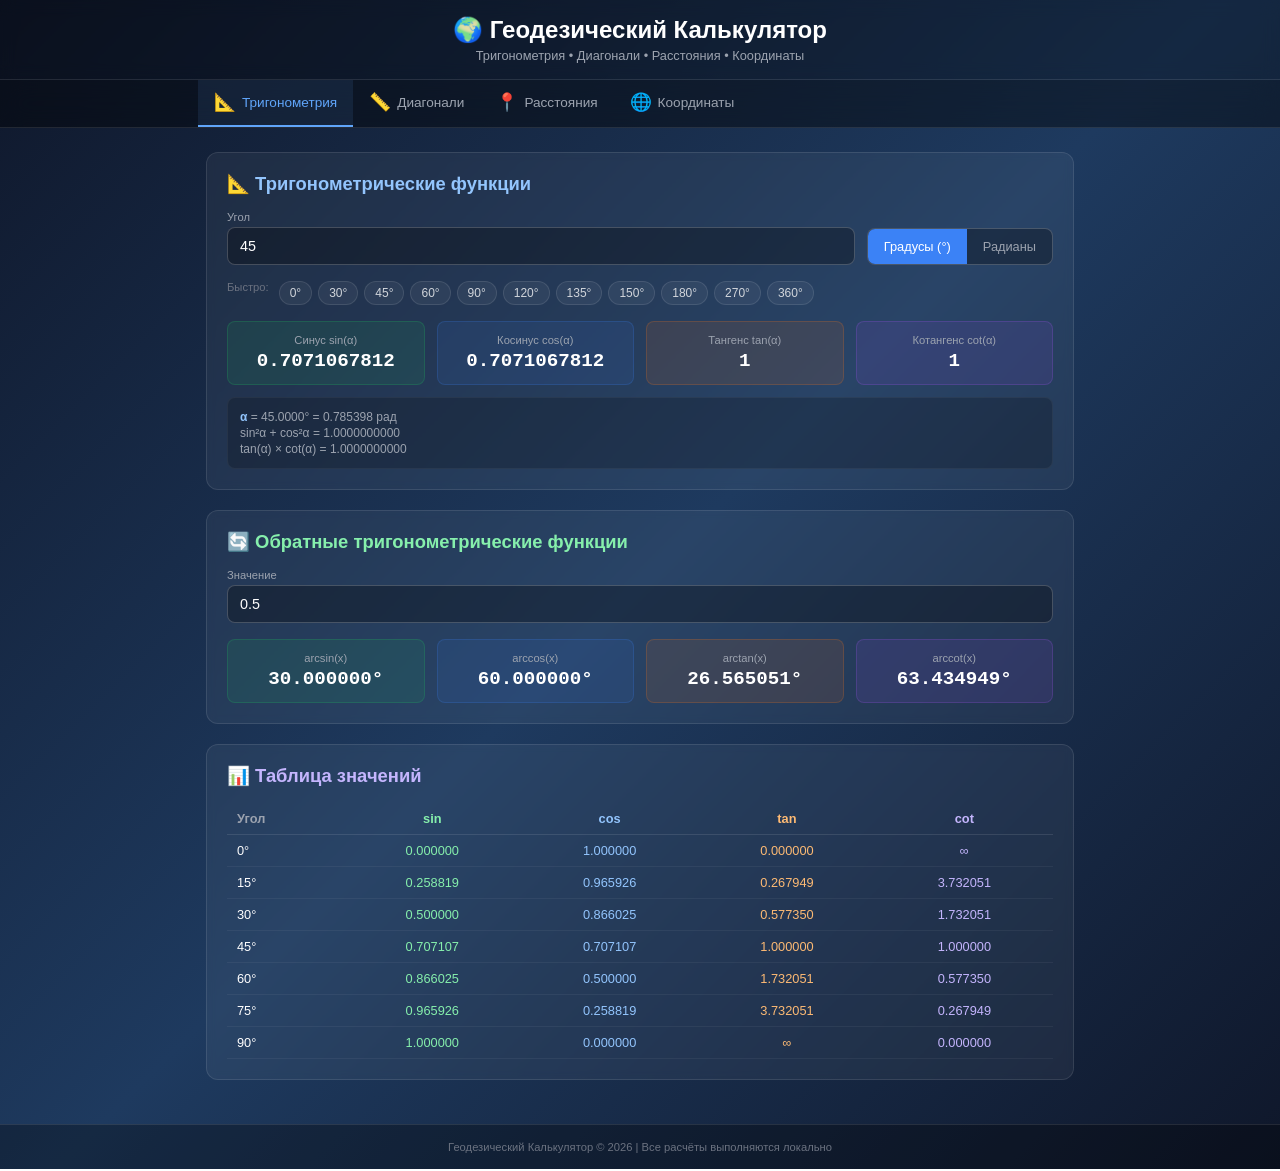
<file: index.html>
<!DOCTYPE html>
<html lang="ru">
<head>
<meta charset="UTF-8">
<meta name="viewport" content="width=device-width, initial-scale=1.0">
<title>Геодезический Калькулятор</title>
<style>
*{margin:0;padding:0;box-sizing:border-box}
body{font-family:-apple-system,BlinkMacSystemFont,'Segoe UI',Roboto,sans-serif;background:linear-gradient(135deg,#0f172a,#1e3a5f,#0f172a);color:#fff;min-height:100vh}
header{background:rgba(0,0,0,.3);backdrop-filter:blur(8px);border-bottom:1px solid rgba(255,255,255,.1);padding:16px;text-align:center}
header h1{font-size:1.5rem;font-weight:bold}
header h1 span{color:#60a5fa}
header p{font-size:.8rem;color:#9ca3af;margin-top:4px}
nav{position:sticky;top:0;z-index:10;background:rgba(0,0,0,.4);backdrop-filter:blur(12px);border-bottom:1px solid rgba(255,255,255,.1)}
.nav-inner{max-width:900px;margin:0 auto;display:flex;overflow-x:auto;padding:0 8px;scrollbar-width:none}
.nav-inner::-webkit-scrollbar{display:none}
.tab-btn{display:flex;align-items:center;gap:6px;padding:12px 16px;font-size:.85rem;font-weight:500;white-space:nowrap;border:none;background:none;color:#9ca3af;border-bottom:2px solid transparent;cursor:pointer;transition:.2s}
.tab-btn:hover{color:#e5e7eb;border-color:#6b7280}
.tab-btn.active{color:#60a5fa;border-color:#60a5fa;background:rgba(96,165,250,.1)}
.tab-btn .icon{font-size:1.1rem}
main{max-width:900px;margin:0 auto;padding:24px 16px}
.card{background:rgba(255,255,255,.05);backdrop-filter:blur(4px);border:1px solid rgba(255,255,255,.1);border-radius:12px;padding:20px;margin-bottom:20px}
.card h2{font-size:1.15rem;font-weight:600;margin-bottom:16px}
.card h2.blue{color:#93c5fd}
.card h2.green{color:#86efac}
.card h2.orange{color:#fdba74}
.card h2.purple{color:#c4b5fd}
.shape-btns{display:flex;flex-wrap:wrap;gap:8px;margin-bottom:20px}
.shape-btn{display:flex;align-items:center;gap:6px;padding:8px 14px;border-radius:8px;font-size:.8rem;font-weight:500;border:1px solid rgba(255,255,255,.1);background:rgba(255,255,255,.05);color:#9ca3af;cursor:pointer;transition:.2s}
.shape-btn:hover{color:#fff;background:rgba(255,255,255,.1)}
.shape-btn.active{background:#3b82f6;color:#fff;border-color:#3b82f6;box-shadow:0 4px 12px rgba(59,130,246,.3)}
.input-grid{display:grid;grid-template-columns:repeat(auto-fit,minmax(140px,1fr));gap:12px;margin-bottom:16px}
.input-group label{display:block;font-size:.7rem;color:#9ca3af;margin-bottom:4px}
.input-group input,.input-group select{width:100%;padding:10px 12px;background:rgba(0,0,0,.3);border:1px solid rgba(255,255,255,.2);border-radius:8px;color:#fff;font-size:.9rem;outline:none;transition:.2s}
.input-group input:focus{border-color:#60a5fa;box-shadow:0 0 0 2px rgba(96,165,250,.2)}
.unit-toggle{display:flex;background:rgba(0,0,0,.3);border-radius:8px;border:1px solid rgba(255,255,255,.2);overflow:hidden}
.unit-toggle button{padding:10px 16px;font-size:.8rem;font-weight:500;border:none;background:none;color:#9ca3af;cursor:pointer;transition:.2s}
.unit-toggle button.active{background:#3b82f6;color:#fff}
.result-grid{display:grid;grid-template-columns:repeat(auto-fit,minmax(150px,1fr));gap:12px;margin-top:12px}
.result-card{padding:12px;border-radius:8px;text-align:center}
.result-card.blue{background:rgba(59,130,246,.1);border:1px solid rgba(59,130,246,.2)}
.result-card.green{background:rgba(34,197,94,.1);border:1px solid rgba(34,197,94,.2)}
.result-card.orange{background:rgba(249,115,22,.1);border:1px solid rgba(249,115,22,.2)}
.result-card.purple{background:rgba(168,85,247,.1);border:1px solid rgba(168,85,247,.2)}
.result-card .label{font-size:.7rem;color:#9ca3af}
.result-card .value{font-size:1.2rem;font-weight:bold;color:#fff;margin-top:4px;font-family:monospace;word-break:break-all}
.result-card .unit{font-size:.65rem;color:#6b7280;margin-top:2px}
.quick-angles{display:flex;flex-wrap:wrap;gap:6px;margin-bottom:16px}
.quick-angle{padding:4px 10px;background:rgba(255,255,255,.05);border:1px solid rgba(255,255,255,.1);border-radius:20px;font-size:.75rem;color:#d1d5db;cursor:pointer;transition:.2s}
.quick-angle:hover{background:rgba(59,130,246,.2);border-color:rgba(96,165,250,.5);color:#93c5fd}
.info-box{padding:12px;background:rgba(0,0,0,.2);border-radius:8px;border:1px solid rgba(255,255,255,.05);margin-top:12px}
.info-box p{font-size:.75rem;color:#9ca3af;margin-top:2px}
.info-box p:first-child{margin-top:0}
table{width:100%;font-size:.8rem;border-collapse:collapse}
th{padding:8px 10px;text-align:left;color:#9ca3af;border-bottom:1px solid rgba(255,255,255,.1)}
th.center,td.center{text-align:center}
td{padding:8px 10px;border-bottom:1px solid rgba(255,255,255,.05)}
tr:hover{background:rgba(255,255,255,.03)}
.formula-block{padding:12px;background:rgba(0,0,0,.2);border-radius:8px;margin-bottom:10px}
.formula-block .title{font-weight:600;font-size:.85rem}
.formula-block .title.blue{color:#93c5fd}
.formula-block .title.green{color:#86efac}
.formula-block .title.orange{color:#fdba74}
.formula-block .title.purple{color:#c4b5fd}
.formula-block code{display:block;font-size:.8rem;color:#d1d5db;margin-top:4px}
.formula-block .note{font-size:.7rem;color:#6b7280;margin-top:4px}
.hidden{display:none}
footer{background:rgba(0,0,0,.3);border-top:1px solid rgba(255,255,255,.1);padding:16px;text-align:center}
footer p{font-size:.7rem;color:#6b7280}
.point-box{padding:12px;border-radius:8px}
.point-box.a{background:rgba(59,130,246,.1);border:1px solid rgba(59,130,246,.2)}
.point-box.b{background:rgba(34,197,94,.1);border:1px solid rgba(34,197,94,.2)}
.point-box .title{font-size:.75rem;margin-bottom:8px}
.point-box.a .title{color:#93c5fd}
.point-box.b .title{color:#86efac}
@media(max-width:600px){
  header h1{font-size:1.2rem}
  .result-grid{grid-template-columns:1fr 1fr}
  .input-grid{grid-template-columns:1fr 1fr}
}
</style>
</head>
<body>

<header>
  <h1><span>🌍</span> Геодезический Калькулятор</h1>
  <p>Тригонометрия • Диагонали • Расстояния • Координаты</p>
</header>

<nav>
  <div class="nav-inner">
    <button class="tab-btn active" onclick="showTab('trig',this)"><span class="icon">📐</span>Тригонометрия</button>
    <button class="tab-btn" onclick="showTab('diag',this)"><span class="icon">📏</span>Диагонали</button>
    <button class="tab-btn" onclick="showTab('dist',this)"><span class="icon">📍</span>Расстояния</button>
    <button class="tab-btn" onclick="showTab('coord',this)"><span class="icon">🌐</span>Координаты</button>
  </div>
</nav>

<main>

<!-- ==================== ТРИГОНОМЕТРИЯ ==================== -->
<div id="tab-trig">
  <div class="card">
    <h2 class="blue">📐 Тригонометрические функции</h2>
    <div style="display:flex;flex-wrap:wrap;gap:12px;align-items:end;margin-bottom:16px">
      <div class="input-group" style="flex:1;min-width:150px">
        <label>Угол</label>
        <input type="number" id="trig-angle" value="45" step="any" oninput="calcTrig()">
      </div>
      <div class="unit-toggle">
        <button class="active" id="unit-deg" onclick="setUnit('deg')">Градусы (°)</button>
        <button id="unit-rad" onclick="setUnit('rad')">Радианы</button>
      </div>
    </div>
    <div class="quick-angles">
      <span style="font-size:.7rem;color:#6b7280;margin-right:4px">Быстро:</span>
      <span class="quick-angle" onclick="setAngle(0)">0°</span>
      <span class="quick-angle" onclick="setAngle(30)">30°</span>
      <span class="quick-angle" onclick="setAngle(45)">45°</span>
      <span class="quick-angle" onclick="setAngle(60)">60°</span>
      <span class="quick-angle" onclick="setAngle(90)">90°</span>
      <span class="quick-angle" onclick="setAngle(120)">120°</span>
      <span class="quick-angle" onclick="setAngle(135)">135°</span>
      <span class="quick-angle" onclick="setAngle(150)">150°</span>
      <span class="quick-angle" onclick="setAngle(180)">180°</span>
      <span class="quick-angle" onclick="setAngle(270)">270°</span>
      <span class="quick-angle" onclick="setAngle(360)">360°</span>
    </div>
    <div class="result-grid" id="trig-results"></div>
    <div class="info-box" id="trig-info"></div>
  </div>

  <div class="card">
    <h2 class="green">🔄 Обратные тригонометрические функции</h2>
    <div class="input-group" style="margin-bottom:16px">
      <label>Значение</label>
      <input type="number" id="inv-value" value="0.5" step="any" oninput="calcInverse()">
    </div>
    <div class="result-grid" id="inv-results"></div>
  </div>

  <div class="card">
    <h2 class="purple">📊 Таблица значений</h2>
    <div style="overflow-x:auto">
      <table>
        <thead><tr><th>Угол</th><th class="center" style="color:#86efac">sin</th><th class="center" style="color:#93c5fd">cos</th><th class="center" style="color:#fdba74">tan</th><th class="center" style="color:#c4b5fd">cot</th></tr></thead>
        <tbody id="trig-table"></tbody>
      </table>
    </div>
  </div>
</div>

<!-- ==================== ДИАГОНАЛИ ==================== -->
<div id="tab-diag" class="hidden">
  <div class="card">
    <h2 class="blue">📏 Расчёт диагоналей фигур</h2>
    <div class="shape-btns" id="shape-btns">
      <button class="shape-btn active" onclick="setShape('rect',this)">▬ Прямоугольник</button>
      <button class="shape-btn" onclick="setShape('para',this)">◇ Параллелограмм</button>
      <button class="shape-btn" onclick="setShape('rhomb',this)">◆ Ромб</button>
      <button class="shape-btn" onclick="setShape('trap',this)">⏢ Трапеция</button>
      <button class="shape-btn" onclick="setShape('poly',this)">⬡ Многоугольник</button>
    </div>
    <div id="shape-content"></div>
  </div>
  <div class="card">
    <h2 class="purple">📖 Формулы диагоналей</h2>
    <div class="formula-block"><div class="title blue">Прямоугольник</div><code>d = √(a² + b²)</code></div>
    <div class="formula-block"><div class="title green">Параллелограмм</div><code>d₁ = √(a² + b² − 2ab·cos α)</code><code>d₂ = √(a² + b² + 2ab·cos α)</code><div class="note">d₁² + d₂² = 2(a² + b²)</div></div>
    <div class="formula-block"><div class="title orange">Ромб</div><code>d₁² + d₂² = 4a²</code><code>a = √((d₁/2)² + (d₂/2)²)</code></div>
    <div class="formula-block"><div class="title purple">Правильный n-угольник</div><code>dₖ = a · sin(kπ/n) / sin(π/n)</code><div class="note">k = 2, 3, ..., ⌊n/2⌋</div></div>
  </div>
</div>

<!-- ==================== РАССТОЯНИЯ ==================== -->
<div id="tab-dist" class="hidden">
  <div class="card">
    <h2 class="blue">📍 Расчёт расстояний</h2>
    <div class="shape-btns" id="dist-btns">
      <button class="shape-btn active" onclick="setDistMode('2d',this)">📐 2D</button>
      <button class="shape-btn" onclick="setDistMode('3d',this)">🧊 3D</button>
      <button class="shape-btn" onclick="setDistMode('geo',this)">🌍 Геодезическое</button>
      <button class="shape-btn" onclick="setDistMode('azim',this)">🧭 Дир. угол</button>
    </div>
    <div id="dist-content"></div>
  </div>
  <div class="card">
    <h2 class="purple">📖 Формулы</h2>
    <div class="formula-block"><div class="title blue">Расстояние 2D</div><code>d = √((x₂−x₁)² + (y₂−y₁)²)</code></div>
    <div class="formula-block"><div class="title green">Расстояние 3D</div><code>d = √((x₂−x₁)² + (y₂−y₁)² + (z₂−z₁)²)</code></div>
    <div class="formula-block"><div class="title orange">Геодезическое (Haversine)</div><code>a = sin²(Δφ/2) + cos φ₁·cos φ₂·sin²(Δλ/2)</code><code>d = 2R·arctan2(√a, √(1−a))</code></div>
    <div class="formula-block"><div class="title purple">Дирекционный угол</div><code>α = arctan(Δy / Δx)</code><div class="note">С учётом четверти по знакам Δx, Δy</div></div>
  </div>
</div>

<!-- ==================== КООРДИНАТЫ ==================== -->
<div id="tab-coord" class="hidden">
  <div class="card">
    <h2 class="blue">🌐 Координатные преобразования</h2>
    <div class="shape-btns" id="coord-btns">
      <button class="shape-btn active" onclick="setCoordMode('dms',this)">🔄 Градусы ↔ DMS</button>
      <button class="shape-btn" onclick="setCoordMode('polar',this)">📊 Полярные ↔ Декартовы</button>
      <button class="shape-btn" onclick="setCoordMode('intersect',this)">📌 Прямая засечка</button>
      <button class="shape-btn" onclick="setCoordMode('height',this)">⛰️ Превышения</button>
    </div>
    <div id="coord-content"></div>
  </div>
  <div class="card">
    <h2 class="purple">📖 Справочник</h2>
    <div class="formula-block"><div class="title blue">Формат DMS</div><code>1° = 60′ = 3600″</code><div class="note">Пример: 55°45′20.88″ = 55.7558°</div></div>
    <div class="formula-block"><div class="title green">Полярные → Декартовы</div><code>x = r · cos θ</code><code>y = r · sin θ</code></div>
    <div class="formula-block"><div class="title orange">Прямая засечка</div><div class="note">Определение координат точки по двум известным пунктам и измеренным углам</div></div>
    <div class="formula-block"><div class="title purple">Превышения</div><code>h = D · tg(ν) + i − l</code><div class="note">D — расстояние, ν — угол наклона, i — высота прибора, l — высота визирования</div></div>
  </div>
</div>

</main>

<footer>
  <p>Геодезический Калькулятор © 2026 | Все расчёты выполняются локально</p>
</footer>

<script>
// ==================== НАВИГАЦИЯ ====================
let trigUnit = 'deg';
let currentShape = 'rect';
let currentDistMode = '2d';
let currentCoordMode = 'dms';

function showTab(id, btn) {
  document.querySelectorAll('[id^="tab-"]').forEach(el => el.classList.add('hidden'));
  document.getElementById('tab-' + id).classList.remove('hidden');
  document.querySelectorAll('.tab-btn').forEach(b => b.classList.remove('active'));
  btn.classList.add('active');
}

// ==================== ТРИГОНОМЕТРИЯ ====================
function setUnit(u) {
  trigUnit = u;
  document.getElementById('unit-deg').classList.toggle('active', u === 'deg');
  document.getElementById('unit-rad').classList.toggle('active', u === 'rad');
  calcTrig();
}

function setAngle(v) {
  document.getElementById('trig-angle').value = v;
  trigUnit = 'deg';
  document.getElementById('unit-deg').classList.add('active');
  document.getElementById('unit-rad').classList.remove('active');
  calcTrig();
}

function fmt(v, undef) {
  if (undef) return '∞ (не определено)';
  if (!isFinite(v)) return '∞';
  return parseFloat(v.toFixed(10));
}

function calcTrig() {
  const val = parseFloat(document.getElementById('trig-angle').value) || 0;
  const rad = trigUnit === 'deg' ? val * Math.PI / 180 : val;
  const deg = trigUnit === 'deg' ? val : val * 180 / Math.PI;
  const s = Math.sin(rad), c = Math.cos(rad), t = Math.tan(rad);
  const ct = c / s;
  const tanUndef = Math.abs(c) < 1e-10;
  const cotUndef = Math.abs(s) < 1e-10;

  document.getElementById('trig-results').innerHTML = `
    <div class="result-card green"><div class="label">Синус sin(α)</div><div class="value">${fmt(s)}</div></div>
    <div class="result-card blue"><div class="label">Косинус cos(α)</div><div class="value">${fmt(c)}</div></div>
    <div class="result-card orange"><div class="label">Тангенс tan(α)</div><div class="value">${fmt(t, tanUndef)}</div></div>
    <div class="result-card purple"><div class="label">Котангенс cot(α)</div><div class="value">${fmt(ct, cotUndef)}</div></div>
  `;
  document.getElementById('trig-info').innerHTML = `
    <p><b style="color:#93c5fd">α</b> = ${deg.toFixed(4)}° = ${rad.toFixed(6)} рад</p>
    <p>sin²α + cos²α = ${(s*s + c*c).toFixed(10)}</p>
    <p>tan(α) × cot(α) = ${(!tanUndef && !cotUndef) ? (t*ct).toFixed(10) : 'N/A'}</p>
  `;
}

function calcInverse() {
  const v = parseFloat(document.getElementById('inv-value').value) || 0;
  const asin = Math.abs(v) <= 1 ? (Math.asin(v) * 180 / Math.PI).toFixed(6) + '°' : 'Не определено (|x|>1)';
  const acos = Math.abs(v) <= 1 ? (Math.acos(v) * 180 / Math.PI).toFixed(6) + '°' : 'Не определено (|x|>1)';
  const atan = (Math.atan(v) * 180 / Math.PI).toFixed(6) + '°';
  const acot = v !== 0 ? (Math.atan(1/v) * 180 / Math.PI).toFixed(6) + '°' : '90°';

  document.getElementById('inv-results').innerHTML = `
    <div class="result-card green"><div class="label">arcsin(x)</div><div class="value">${asin}</div></div>
    <div class="result-card blue"><div class="label">arccos(x)</div><div class="value">${acos}</div></div>
    <div class="result-card orange"><div class="label">arctan(x)</div><div class="value">${atan}</div></div>
    <div class="result-card purple"><div class="label">arccot(x)</div><div class="value">${acot}</div></div>
  `;
}

function buildTrigTable() {
  const tbody = document.getElementById('trig-table');
  let html = '';
  [0,15,30,45,60,75,90].forEach(d => {
    const r = d * Math.PI / 180;
    const s = Math.sin(r), c = Math.cos(r), t = Math.tan(r), ct = c/s;
    html += `<tr><td>${d}°</td><td class="center" style="color:#86efac">${s.toFixed(6)}</td><td class="center" style="color:#93c5fd">${c.toFixed(6)}</td><td class="center" style="color:#fdba74">${Math.abs(c)<1e-10?'∞':t.toFixed(6)}</td><td class="center" style="color:#c4b5fd">${Math.abs(s)<1e-10?'∞':ct.toFixed(6)}</td></tr>`;
  });
  tbody.innerHTML = html;
}

// ==================== ДИАГОНАЛИ ====================
function setShape(s, btn) {
  currentShape = s;
  document.querySelectorAll('#shape-btns .shape-btn').forEach(b => b.classList.remove('active'));
  btn.classList.add('active');
  renderShape();
}

function renderShape() {
  const el = document.getElementById('shape-content');
  if (currentShape === 'rect') {
    el.innerHTML = `
      <div class="input-grid">
        <div class="input-group"><label>Сторона a (м)</label><input type="number" id="ra" value="3" step="any" oninput="calcRect()"></div>
        <div class="input-group"><label>Сторона b (м)</label><input type="number" id="rb" value="4" step="any" oninput="calcRect()"></div>
      </div>
      <div class="result-grid" id="rect-res"></div>`;
    calcRect();
  } else if (currentShape === 'para') {
    el.innerHTML = `
      <div class="input-grid">
        <div class="input-group"><label>Сторона a (м)</label><input type="number" id="pa" value="5" step="any" oninput="calcPara()"></div>
        <div class="input-group"><label>Сторона b (м)</label><input type="number" id="pb" value="7" step="any" oninput="calcPara()"></div>
        <div class="input-group"><label>Угол α (°)</label><input type="number" id="pang" value="60" step="any" oninput="calcPara()"></div>
      </div>
      <div class="result-grid" id="para-res"></div>`;
    calcPara();
  } else if (currentShape === 'rhomb') {
    el.innerHTML = `
      <div class="input-grid">
        <div class="input-group"><label>Диагональ d₁ (м)</label><input type="number" id="rd1" value="6" step="any" oninput="calcRhomb()"></div>
        <div class="input-group"><label>Диагональ d₂ (м)</label><input type="number" id="rd2" value="8" step="any" oninput="calcRhomb()"></div>
      </div>
      <div class="result-grid" id="rhomb-res"></div>`;
    calcRhomb();
  } else if (currentShape === 'trap') {
    el.innerHTML = `
      <div class="input-grid">
        <div class="input-group"><label>Основание a (м)</label><input type="number" id="ta" value="10" step="any" oninput="calcTrap()"></div>
        <div class="input-group"><label>Основание b (м)</label><input type="number" id="tb" value="6" step="any" oninput="calcTrap()"></div>
        <div class="input-group"><label>Боковая c (м)</label><input type="number" id="tc" value="5" step="any" oninput="calcTrap()"></div>
        <div class="input-group"><label>Боковая d (м)</label><input type="number" id="td" value="4" step="any" oninput="calcTrap()"></div>
      </div>
      <div class="result-grid" id="trap-res"></div>`;
    calcTrap();
  } else if (currentShape === 'poly') {
    el.innerHTML = `
      <div class="input-grid">
        <div class="input-group"><label>Кол-во сторон n</label><input type="number" id="pn" value="6" min="3" step="1" oninput="calcPoly()"></div>
        <div class="input-group"><label>Длина стороны a (м)</label><input type="number" id="ps" value="5" step="any" oninput="calcPoly()"></div>
      </div>
      <div class="result-grid" id="poly-res"></div>
      <div id="poly-diags"></div>`;
    calcPoly();
  }
}

function calcRect() {
  const a = parseFloat(document.getElementById('ra').value)||0;
  const b = parseFloat(document.getElementById('rb').value)||0;
  const d = Math.sqrt(a*a+b*b), S = a*b, P = 2*(a+b);
  document.getElementById('rect-res').innerHTML = `
    <div class="result-card blue"><div class="label">Диагональ d</div><div class="value">${d.toFixed(4)}</div><div class="unit">м</div></div>
    <div class="result-card green"><div class="label">Площадь S</div><div class="value">${S.toFixed(4)}</div><div class="unit">м²</div></div>
    <div class="result-card purple"><div class="label">Периметр P</div><div class="value">${P.toFixed(4)}</div><div class="unit">м</div></div>`;
}

function calcPara() {
  const a = parseFloat(document.getElementById('pa').value)||0;
  const b = parseFloat(document.getElementById('pb').value)||0;
  const ang = (parseFloat(document.getElementById('pang').value)||0)*Math.PI/180;
  const d1 = Math.sqrt(a*a+b*b-2*a*b*Math.cos(ang));
  const d2 = Math.sqrt(a*a+b*b+2*a*b*Math.cos(ang));
  const S = a*b*Math.sin(ang);
  document.getElementById('para-res').innerHTML = `
    <div class="result-card orange"><div class="label">Диагональ d₁</div><div class="value">${d1.toFixed(4)}</div><div class="unit">м</div></div>
    <div class="result-card purple"><div class="label">Диагональ d₂</div><div class="value">${d2.toFixed(4)}</div><div class="unit">м</div></div>
    <div class="result-card green"><div class="label">Площадь S</div><div class="value">${S.toFixed(4)}</div><div class="unit">м²</div></div>`;
}

function calcRhomb() {
  const d1 = parseFloat(document.getElementById('rd1').value)||0;
  const d2 = parseFloat(document.getElementById('rd2').value)||0;
  const a = Math.sqrt((d1/2)**2+(d2/2)**2);
  const S = d1*d2/2, P = 4*a;
  const ang1 = 2*Math.atan(d2/d1)*180/Math.PI;
  document.getElementById('rhomb-res').innerHTML = `
    <div class="result-card blue"><div class="label">Сторона a</div><div class="value">${a.toFixed(4)}</div><div class="unit">м</div></div>
    <div class="result-card green"><div class="label">Площадь S</div><div class="value">${S.toFixed(4)}</div><div class="unit">м²</div></div>
    <div class="result-card orange"><div class="label">Угол α</div><div class="value">${ang1.toFixed(2)}</div><div class="unit">°</div></div>
    <div class="result-card purple"><div class="label">Периметр P</div><div class="value">${P.toFixed(4)}</div><div class="unit">м</div></div>`;
}

function calcTrap() {
  const a=parseFloat(document.getElementById('ta').value)||0;
  const b=parseFloat(document.getElementById('tb').value)||0;
  const c=parseFloat(document.getElementById('tc').value)||0;
  const d=parseFloat(document.getElementById('td').value)||0;
  const diff=a-b;
  const cosA=(c*c+diff*diff-d*d)/(2*c*diff||1);
  const sinA=Math.sqrt(Math.max(0,1-cosA*cosA));
  const h=c*sinA;
  const d1=Math.sqrt(c*c+a*a-2*a*c*cosA);
  const d2=Math.sqrt(d*d+a*a-2*a*d*(diff*cosA-c*sinA*sinA)/(d||1));
  const S=(a+b)/2*h;
  document.getElementById('trap-res').innerHTML = `
    <div class="result-card orange"><div class="label">Диагональ d₁</div><div class="value">${isFinite(d1)?d1.toFixed(4):'—'}</div><div class="unit">м</div></div>
    <div class="result-card purple"><div class="label">Диагональ d₂</div><div class="value">${isFinite(d2)?d2.toFixed(4):'—'}</div><div class="unit">м</div></div>
    <div class="result-card blue"><div class="label">Высота h</div><div class="value">${isFinite(h)?h.toFixed(4):'—'}</div><div class="unit">м</div></div>
    <div class="result-card green"><div class="label">Площадь S</div><div class="value">${isFinite(S)?S.toFixed(4):'—'}</div><div class="unit">м²</div></div>`;
}

function calcPoly() {
  const n=parseInt(document.getElementById('pn').value)||3;
  const a=parseFloat(document.getElementById('ps').value)||0;
  const S=n*a*a/(4*Math.tan(Math.PI/n));
  const P=n*a;
  const totalD=n*(n-3)/2;
  let diags=[];
  for(let k=2;k<=Math.floor(n/2);k++){
    const d=a*Math.sin(k*Math.PI/n)/Math.sin(Math.PI/n);
    diags.push({k,d});
  }
  let html=`
    <div class="result-card green"><div class="label">Площадь S</div><div class="value">${S.toFixed(4)}</div><div class="unit">м²</div></div>
    <div class="result-card blue"><div class="label">Периметр P</div><div class="value">${P.toFixed(4)}</div><div class="unit">м</div></div>
    <div class="result-card purple"><div class="label">Всего диагоналей</div><div class="value">${totalD}</div><div class="unit">шт</div></div>`;
  document.getElementById('poly-res').innerHTML=html;
  let dhtml='<div style="margin-top:16px"><p style="font-size:.75rem;color:#9ca3af;margin-bottom:8px">Длины диагоналей:</p><div class="result-grid">';
  diags.forEach(di=>{
    const lbl=di.k===2?'Короткая':(di.k===Math.floor(n/2)&&n%2===0?'Главная':`d${di.k}`);
    dhtml+=`<div class="result-card orange"><div class="label">${lbl} (k=${di.k})</div><div class="value">${di.d.toFixed(4)}</div><div class="unit">м</div></div>`;
  });
  dhtml+='</div></div>';
  document.getElementById('poly-diags').innerHTML=diags.length?dhtml:'';
}

// ==================== РАССТОЯНИЯ ====================
function setDistMode(m, btn) {
  currentDistMode = m;
  document.querySelectorAll('#dist-btns .shape-btn').forEach(b=>b.classList.remove('active'));
  btn.classList.add('active');
  renderDist();
}

function renderDist() {
  const el = document.getElementById('dist-content');
  if (currentDistMode === '2d') {
    el.innerHTML = `
      <div style="display:grid;grid-template-columns:1fr 1fr;gap:12px;margin-bottom:16px">
        <div class="point-box a"><div class="title">Точка A</div>
          <div class="input-group"><label>X₁</label><input type="number" id="d2x1" value="0" step="any" oninput="calcDist2D()"></div>
          <div class="input-group" style="margin-top:8px"><label>Y₁</label><input type="number" id="d2y1" value="0" step="any" oninput="calcDist2D()"></div>
        </div>
        <div class="point-box b"><div class="title">Точка B</div>
          <div class="input-group"><label>X₂</label><input type="number" id="d2x2" value="3" step="any" oninput="calcDist2D()"></div>
          <div class="input-group" style="margin-top:8px"><label>Y₂</label><input type="number" id="d2y2" value="4" step="any" oninput="calcDist2D()"></div>
        </div>
      </div>
      <div class="result-grid" id="d2-res"></div>`;
    calcDist2D();
  } else if (currentDistMode === '3d') {
    el.innerHTML = `
      <div style="display:grid;grid-template-columns:1fr 1fr;gap:12px;margin-bottom:16px">
        <div class="point-box a"><div class="title">Точка A</div>
          <div class="input-group"><label>X₁</label><input type="number" id="d3x1" value="0" step="any" oninput="calcDist3D()"></div>
          <div class="input-group" style="margin-top:8px"><label>Y₁</label><input type="number" id="d3y1" value="0" step="any" oninput="calcDist3D()"></div>
          <div class="input-group" style="margin-top:8px"><label>Z₁ (высота)</label><input type="number" id="d3z1" value="0" step="any" oninput="calcDist3D()"></div>
        </div>
        <div class="point-box b"><div class="title">Точка B</div>
          <div class="input-group"><label>X₂</label><input type="number" id="d3x2" value="1" step="any" oninput="calcDist3D()"></div>
          <div class="input-group" style="margin-top:8px"><label>Y₂</label><input type="number" id="d3y2" value="2" step="any" oninput="calcDist3D()"></div>
          <div class="input-group" style="margin-top:8px"><label>Z₂ (высота)</label><input type="number" id="d3z2" value="2" step="any" oninput="calcDist3D()"></div>
        </div>
      </div>
      <div class="result-grid" id="d3-res"></div>`;
    calcDist3D();
  } else if (currentDistMode === 'geo') {
    el.innerHTML = `
      <div style="display:grid;grid-template-columns:1fr 1fr;gap:12px;margin-bottom:16px">
        <div class="point-box a"><div class="title">Точка A</div>
          <div class="input-group"><label>Широта φ₁ (°)</label><input type="number" id="glat1" value="55.7558" step="any" oninput="calcGeo()"></div>
          <div class="input-group" style="margin-top:8px"><label>Долгота λ₁ (°)</label><input type="number" id="glon1" value="37.6173" step="any" oninput="calcGeo()"></div>
        </div>
        <div class="point-box b"><div class="title">Точка B</div>
          <div class="input-group"><label>Широта φ₂ (°)</label><input type="number" id="glat2" value="59.9343" step="any" oninput="calcGeo()"></div>
          <div class="input-group" style="margin-top:8px"><label>Долгота λ₂ (°)</label><input type="number" id="glon2" value="30.3351" step="any" oninput="calcGeo()"></div>
        </div>
      </div>
      <div class="result-grid" id="geo-res"></div>
      <div class="info-box"><p>💡 По умолчанию: Москва → Санкт-Петербург</p></div>`;
    calcGeo();
  } else if (currentDistMode === 'azim') {
    el.innerHTML = `
      <div style="display:grid;grid-template-columns:1fr 1fr;gap:12px;margin-bottom:16px">
        <div class="point-box a"><div class="title">Станция A</div>
          <div class="input-group"><label>X₁ (север)</label><input type="number" id="azx1" value="0" step="any" oninput="calcAzim()"></div>
          <div class="input-group" style="margin-top:8px"><label>Y₁ (восток)</label><input type="number" id="azy1" value="0" step="any" oninput="calcAzim()"></div>
        </div>
        <div class="point-box b"><div class="title">Цель B</div>
          <div class="input-group"><label>X₂ (север)</label><input type="number" id="azx2" value="3" step="any" oninput="calcAzim()"></div>
          <div class="input-group" style="margin-top:8px"><label>Y₂ (восток)</label><input type="number" id="azy2" value="4" step="any" oninput="calcAzim()"></div>
        </div>
      </div>
      <div class="result-grid" id="az-res"></div>`;
    calcAzim();
  }
}

function calcDist2D() {
  const x1=parseFloat(document.getElementById('d2x1').value)||0;
  const y1=parseFloat(document.getElementById('d2y1').value)||0;
  const x2=parseFloat(document.getElementById('d2x2').value)||0;
  const y2=parseFloat(document.getElementById('d2y2').value)||0;
  const dx=x2-x1, dy=y2-y1;
  const d=Math.sqrt(dx*dx+dy*dy);
  const ang=Math.atan2(dy,dx)*180/Math.PI;
  document.getElementById('d2-res').innerHTML=`
    <div class="result-card orange"><div class="label">ΔX</div><div class="value">${dx.toFixed(4)}</div></div>
    <div class="result-card purple"><div class="label">ΔY</div><div class="value">${dy.toFixed(4)}</div></div>
    <div class="result-card blue"><div class="label">Расстояние d</div><div class="value">${d.toFixed(4)}</div><div class="unit">м</div></div>
    <div class="result-card green"><div class="label">Угол α</div><div class="value">${ang.toFixed(2)}</div><div class="unit">°</div></div>`;
}

function calcDist3D() {
  const x1=parseFloat(document.getElementById('d3x1').value)||0;
  const y1=parseFloat(document.getElementById('d3y1').value)||0;
  const z1=parseFloat(document.getElementById('d3z1').value)||0;
  const x2=parseFloat(document.getElementById('d3x2').value)||0;
  const y2=parseFloat(document.getElementById('d3y2').value)||0;
  const z2=parseFloat(document.getElementById('d3z2').value)||0;
  const dx=x2-x1,dy=y2-y1,dz=z2-z1;
  const d3=Math.sqrt(dx*dx+dy*dy+dz*dz);
  const d2=Math.sqrt(dx*dx+dy*dy);
  const nu=Math.atan2(dz,d2)*180/Math.PI;
  document.getElementById('d3-res').innerHTML=`
    <div class="result-card orange"><div class="label">ΔX, ΔY, ΔZ</div><div class="value">${dx.toFixed(2)}, ${dy.toFixed(2)}, ${dz.toFixed(2)}</div></div>
    <div class="result-card blue"><div class="label">Расстояние 3D</div><div class="value">${d3.toFixed(4)}</div><div class="unit">м</div></div>
    <div class="result-card purple"><div class="label">Угол наклона ν</div><div class="value">${nu.toFixed(2)}</div><div class="unit">°</div></div>
    <div class="result-card green"><div class="label">Гориз. пролож.</div><div class="value">${d2.toFixed(4)}</div><div class="unit">м</div></div>`;
}

function calcGeo() {
  const lat1=parseFloat(document.getElementById('glat1').value)||0;
  const lon1=parseFloat(document.getElementById('glon1').value)||0;
  const lat2=parseFloat(document.getElementById('glat2').value)||0;
  const lon2=parseFloat(document.getElementById('glon2').value)||0;
  const R=6371000;
  const p1=lat1*Math.PI/180,p2=lat2*Math.PI/180;
  const dp=(lat2-lat1)*Math.PI/180,dl=(lon2-lon1)*Math.PI/180;
  const a=Math.sin(dp/2)**2+Math.cos(p1)*Math.cos(p2)*Math.sin(dl/2)**2;
  const c=2*Math.atan2(Math.sqrt(a),Math.sqrt(1-a));
  const dist=R*c;
  const y=Math.sin(dl)*Math.cos(p2);
  const x=Math.cos(p1)*Math.sin(p2)-Math.sin(p1)*Math.cos(p2)*Math.cos(dl);
  const brg=((Math.atan2(y,x)*180/Math.PI)+360)%360;
  const bx=Math.cos(p2)*Math.cos(dl),by=Math.cos(p2)*Math.sin(dl);
  const mLat=Math.atan2(Math.sin(p1)+Math.sin(p2),Math.sqrt((Math.cos(p1)+bx)**2+by**2))*180/Math.PI;
  const mLon=lon1+Math.atan2(by,Math.cos(p1)+bx)*180/Math.PI;
  document.getElementById('geo-res').innerHTML=`
    <div class="result-card orange"><div class="label">Расстояние</div><div class="value">${(dist/1000).toFixed(3)}</div><div class="unit">км (${dist.toFixed(1)} м)</div></div>
    <div class="result-card blue"><div class="label">Азимут</div><div class="value">${brg.toFixed(4)}</div><div class="unit">°</div></div>
    <div class="result-card purple"><div class="label">Средняя точка</div><div class="value">${mLat.toFixed(4)}°, ${mLon.toFixed(4)}°</div></div>`;
}

function calcAzim() {
  const x1=parseFloat(document.getElementById('azx1').value)||0;
  const y1=parseFloat(document.getElementById('azy1').value)||0;
  const x2=parseFloat(document.getElementById('azx2').value)||0;
  const y2=parseFloat(document.getElementById('azy2').value)||0;
  const dx=x2-x1,dy=y2-y1;
  let ang=Math.atan2(dy,dx)*180/Math.PI;
  if(ang<0)ang+=360;
  const absDx=Math.abs(dx),absDy=Math.abs(dy);
  const rumb=Math.atan2(absDy,absDx)*180/Math.PI;
  let quad='',rname='';
  if(dx>=0&&dy>=0){quad='I (СВ)';rname=`СВ: ${rumb.toFixed(2)}°`;}
  else if(dx<0&&dy>=0){quad='II (ЮВ)';rname=`ЮВ: ${(180-rumb).toFixed(2)}°`;}
  else if(dx<0&&dy<0){quad='III (ЮЗ)';rname=`ЮЗ: ${rumb.toFixed(2)}°`;}
  else{quad='IV (СЗ)';rname=`СЗ: ${(360-rumb).toFixed(2)}°`;}
  const dist=Math.sqrt(dx*dx+dy*dy);
  document.getElementById('az-res').innerHTML=`
    <div class="result-card orange"><div class="label">Дир. угол α</div><div class="value">${ang.toFixed(4)}</div><div class="unit">°</div></div>
    <div class="result-card purple"><div class="label">Румб</div><div class="value">${rname}</div></div>
    <div class="result-card blue"><div class="label">Четверть</div><div class="value">${quad}</div></div>
    <div class="result-card green"><div class="label">Расстояние</div><div class="value">${dist.toFixed(4)}</div><div class="unit">м</div></div>`;
}

// ==================== КООРДИНАТЫ ====================
function setCoordMode(m, btn) {
  currentCoordMode = m;
  document.querySelectorAll('#coord-btns .shape-btn').forEach(b=>b.classList.remove('active'));
  btn.classList.add('active');
  renderCoord();
}

function renderCoord() {
  const el = document.getElementById('coord-content');
  if (currentCoordMode === 'dms') {
    el.innerHTML = `
      <div style="padding:16px;background:rgba(59,130,246,.05);border:1px solid rgba(59,130,246,.2);border-radius:8px;margin-bottom:16px">
        <h3 style="font-size:.85rem;color:#93c5fd;margin-bottom:12px">Десятичные градусы → DMS</h3>
        <div class="input-group" style="margin-bottom:12px"><label>Десятичные градусы</label><input type="number" id="dec-in" value="55.7558" step="any" oninput="calcDMS()"></div>
        <div class="result-grid" id="dms-out"></div>
        <div class="info-box" id="dms-info"></div>
      </div>
      <div style="padding:16px;background:rgba(34,197,94,.05);border:1px solid rgba(34,197,94,.2);border-radius:8px">
        <h3 style="font-size:.85rem;color:#86efac;margin-bottom:12px">DMS → Десятичные градусы</h3>
        <div class="input-grid" style="margin-bottom:12px">
          <div class="input-group"><label>Градусы °</label><input type="number" id="dms-d" value="55" step="1" oninput="calcFromDMS()"></div>
          <div class="input-group"><label>Минуты ′</label><input type="number" id="dms-m" value="45" step="1" oninput="calcFromDMS()"></div>
          <div class="input-group"><label>Секунды ″</label><input type="number" id="dms-s" value="20.88" step="any" oninput="calcFromDMS()"></div>
        </div>
        <div class="result-grid" id="dms-rev-out"></div>
      </div>`;
    calcDMS(); calcFromDMS();
  } else if (currentCoordMode === 'polar') {
    el.innerHTML = `
      <div style="padding:16px;background:rgba(59,130,246,.05);border:1px solid rgba(59,130,246,.2);border-radius:8px;margin-bottom:16px">
        <h3 style="font-size:.85rem;color:#93c5fd;margin-bottom:12px">Полярные → Декартовы</h3>
        <div class="input-grid">
          <div class="input-group"><label>Радиус r</label><input type="number" id="pol-r" value="5" step="any" oninput="calcPolar()"></div>
          <div class="input-group"><label>Угол θ (°)</label><input type="number" id="pol-th" value="30" step="any" oninput="calcPolar()"></div>
        </div>
        <div class="result-grid" id="pol-out"></div>
      </div>
      <div style="padding:16px;background:rgba(34,197,94,.05);border:1px solid rgba(34,197,94,.2);border-radius:8px">
        <h3 style="font-size:.85rem;color:#86efac;margin-bottom:12px">Декартовы → Полярные</h3>
        <div class="input-grid">
          <div class="input-group"><label>X</label><input type="number" id="cart-x" value="3" step="any" oninput="calcCart()"></div>
          <div class="input-group"><label>Y</label><input type="number" id="cart-y" value="4" step="any" oninput="calcCart()"></div>
        </div>
        <div class="result-grid" id="cart-out"></div>
      </div>`;
    calcPolar(); calcCart();
  } else if (currentCoordMode === 'intersect') {
    el.innerHTML = `
      <div style="display:grid;grid-template-columns:1fr 1fr;gap:12px;margin-bottom:16px">
        <div class="point-box a"><div class="title">Пункт A</div>
          <div class="input-group"><label>X_A</label><input type="number" id="ixA" value="1000" step="any" oninput="calcIntersect()"></div>
          <div class="input-group" style="margin-top:8px"><label>Y_A</label><input type="number" id="iyA" value="1000" step="any" oninput="calcIntersect()"></div>
          <div class="input-group" style="margin-top:8px"><label>Дир. угол α_A (°)</label><input type="number" id="iaA" value="45" step="any" oninput="calcIntersect()"></div>
        </div>
        <div class="point-box b"><div class="title">Пункт B</div>
          <div class="input-group"><label>X_B</label><input type="number" id="ixB" value="1100" step="any" oninput="calcIntersect()"></div>
          <div class="input-group" style="margin-top:8px"><label>Y_B</label><input type="number" id="iyB" value="1000" step="any" oninput="calcIntersect()"></div>
          <div class="input-group" style="margin-top:8px"><label>Дир. угол α_B (°)</label><input type="number" id="iaB" value="135" step="any" oninput="calcIntersect()"></div>
        </div>
      </div>
      <div class="result-grid" id="int-out"></div>`;
    calcIntersect();
  } else if (currentCoordMode === 'height') {
    el.innerHTML = `
      <div class="input-grid">
        <div class="input-group"><label>Расстояние D (м)</label><input type="number" id="hD" value="100" step="any" oninput="calcHeight()"></div>
        <div class="input-group"><label>Угол наклона ν (°)</label><input type="number" id="hV" value="5" step="any" oninput="calcHeight()"></div>
        <div class="input-group"><label>Высота прибора i (м)</label><input type="number" id="hI" value="1.5" step="any" oninput="calcHeight()"></div>
        <div class="input-group"><label>Высота визир. l (м)</label><input type="number" id="hL" value="1.5" step="any" oninput="calcHeight()"></div>
        <div class="input-group"><label>Отметка станции H₀ (м)</label><input type="number" id="hH" value="150" step="any" oninput="calcHeight()"></div>
      </div>
      <div class="result-grid" id="h-out"></div>
      <div class="info-box" id="h-formula"></div>`;
    calcHeight();
  }
}

function calcDMS() {
  const v=parseFloat(document.getElementById('dec-in').value)||0;
  const abs=Math.abs(v);
  const d=Math.floor(abs);
  const mf=(abs-d)*60;
  const m=Math.floor(mf);
  const s=(mf-m)*60;
  const sign=v<0?'-':'';
  const rad=v*Math.PI/180;
  const grad=v*10/9;
  document.getElementById('dms-out').innerHTML=`
    <div class="result-card blue"><div class="label">Градусы</div><div class="value">${sign}${d}°</div></div>
    <div class="result-card green"><div class="label">Минуты</div><div class="value">${m}′</div></div>
    <div class="result-card orange"><div class="label">Секунды</div><div class="value">${s.toFixed(4)}″</div></div>`;
  document.getElementById('dms-info').innerHTML=`
    <p>Результат: ${sign}${d}° ${m}′ ${s.toFixed(2)}″</p>
    <p>В радианах: ${rad.toFixed(8)} рад | В градах: ${grad.toFixed(6)} gon</p>`;
}

function calcFromDMS() {
  const d=parseFloat(document.getElementById('dms-d').value)||0;
  const m=parseFloat(document.getElementById('dms-m').value)||0;
  const s=parseFloat(document.getElementById('dms-s').value)||0;
  const dec=d+m/60+s/3600;
  const rad=dec*Math.PI/180;
  document.getElementById('dms-rev-out').innerHTML=`
    <div class="result-card green"><div class="label">Десятичные градусы</div><div class="value">${dec.toFixed(8)}°</div></div>
    <div class="result-card blue"><div class="label">Радианы</div><div class="value">${rad.toFixed(8)} рад</div></div>`;
}

function calcPolar() {
  const r=parseFloat(document.getElementById('pol-r').value)||0;
  const th=(parseFloat(document.getElementById('pol-th').value)||0)*Math.PI/180;
  const x=r*Math.cos(th), y=r*Math.sin(th);
  document.getElementById('pol-out').innerHTML=`
    <div class="result-card blue"><div class="label">X</div><div class="value">${x.toFixed(6)}</div></div>
    <div class="result-card green"><div class="label">Y</div><div class="value">${y.toFixed(6)}</div></div>`;
}

function calcCart() {
  const x=parseFloat(document.getElementById('cart-x').value)||0;
  const y=parseFloat(document.getElementById('cart-y').value)||0;
  const r=Math.sqrt(x*x+y*y);
  let th=Math.atan2(y,x)*180/Math.PI;
  const thPos=th<0?th+360:th;
  document.getElementById('cart-out').innerHTML=`
    <div class="result-card green"><div class="label">Радиус r</div><div class="value">${r.toFixed(6)}</div></div>
    <div class="result-card blue"><div class="label">Угол θ</div><div class="value">${thPos.toFixed(4)}°</div><div class="unit">от +X</div></div>`;
}

function calcIntersect() {
  const xA=parseFloat(document.getElementById('ixA').value)||0;
  const yA=parseFloat(document.getElementById('iyA').value)||0;
  const xB=parseFloat(document.getElementById('ixB').value)||0;
  const yB=parseFloat(document.getElementById('iyB').value)||0;
  const aA=(parseFloat(document.getElementById('iaA').value)||0)*Math.PI/180;
  const aB=(parseFloat(document.getElementById('iaB').value)||0)*Math.PI/180;
  const tA=Math.tan(aA),tB=Math.tan(aB);
  const den=tB-tA;
  let xP=0,yP=0;
  if(Math.abs(den)>1e-10){
    xP=(yA-yB+tB*xB-tA*xA)/den;
    yP=yA+tA*(xP-xA);
  }
  const dAP=Math.sqrt((xP-xA)**2+(yP-yA)**2);
  const dBP=Math.sqrt((xP-xB)**2+(yP-yB)**2);
  document.getElementById('int-out').innerHTML=`
    <div class="result-card orange"><div class="label">X_P</div><div class="value">${isFinite(xP)?xP.toFixed(4):'—'}</div><div class="unit">м</div></div>
    <div class="result-card purple"><div class="label">Y_P</div><div class="value">${isFinite(yP)?yP.toFixed(4):'—'}</div><div class="unit">м</div></div>
    <div class="result-card blue"><div class="label">Расст. A→P</div><div class="value">${isFinite(dAP)?dAP.toFixed(4):'—'}</div><div class="unit">м</div></div>
    <div class="result-card green"><div class="label">Расст. B→P</div><div class="value">${isFinite(dBP)?dBP.toFixed(4):'—'}</div><div class="unit">м</div></div>`;
}

function calcHeight() {
  const D=parseFloat(document.getElementById('hD').value)||0;
  const V=parseFloat(document.getElementById('hV').value)||0;
  const i=parseFloat(document.getElementById('hI').value)||0;
  const l=parseFloat(document.getElementById('hL').value)||0;
  const H0=parseFloat(document.getElementById('hH').value)||0;
  const Vr=V*Math.PI/180;
  const h=D*Math.tan(Vr)+i-l;
  const Ht=H0+h;
  const hd=D*Math.cos(Vr);
  const ucl=hd>0?(h/hd)*1000:0;
  document.getElementById('h-out').innerHTML=`
    <div class="result-card orange"><div class="label">Превышение h</div><div class="value">${h.toFixed(4)}</div><div class="unit">м</div></div>
    <div class="result-card blue"><div class="label">Отметка точки</div><div class="value">${Ht.toFixed(4)}</div><div class="unit">м</div></div>
    <div class="result-card green"><div class="label">Гориз. пролож.</div><div class="value">${hd.toFixed(4)}</div><div class="unit">м</div></div>
    <div class="result-card purple"><div class="label">Уклон</div><div class="value">${ucl.toFixed(2)}</div><div class="unit">‰</div></div>`;
  document.getElementById('h-formula').innerHTML=`
    <p>Формула: h = D·tg(ν) + i − l = ${D}·tg(${V}°) + ${i} − ${l} = ${h.toFixed(4)} м</p>
    <p>H_точки = H₀ + h = ${H0} + ${h.toFixed(4)} = ${Ht.toFixed(4)} м</p>`;
}

// ==================== ИНИЦИАЛИЗАЦИЯ ====================
calcTrig();
calcInverse();
buildTrigTable();
renderShape();
renderDist();
renderCoord();
</script>
</body>
</html>
</file>
